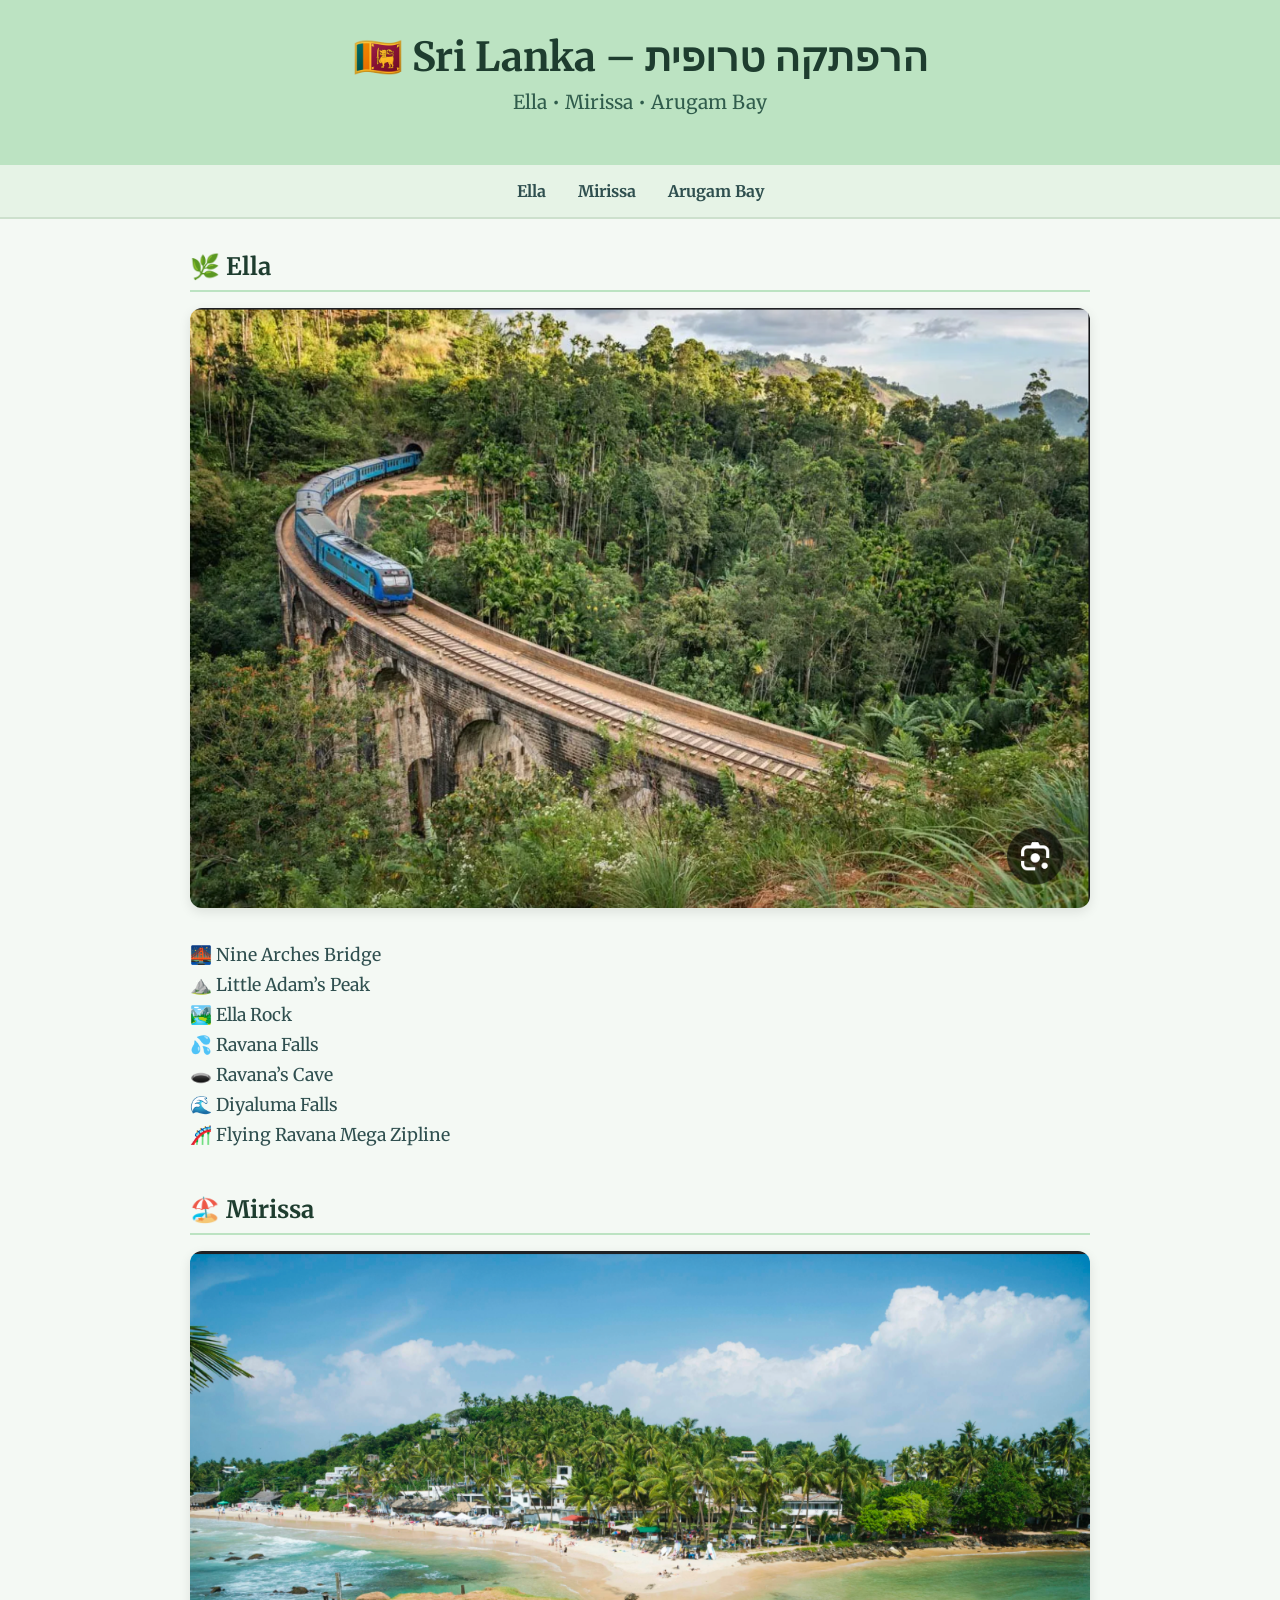
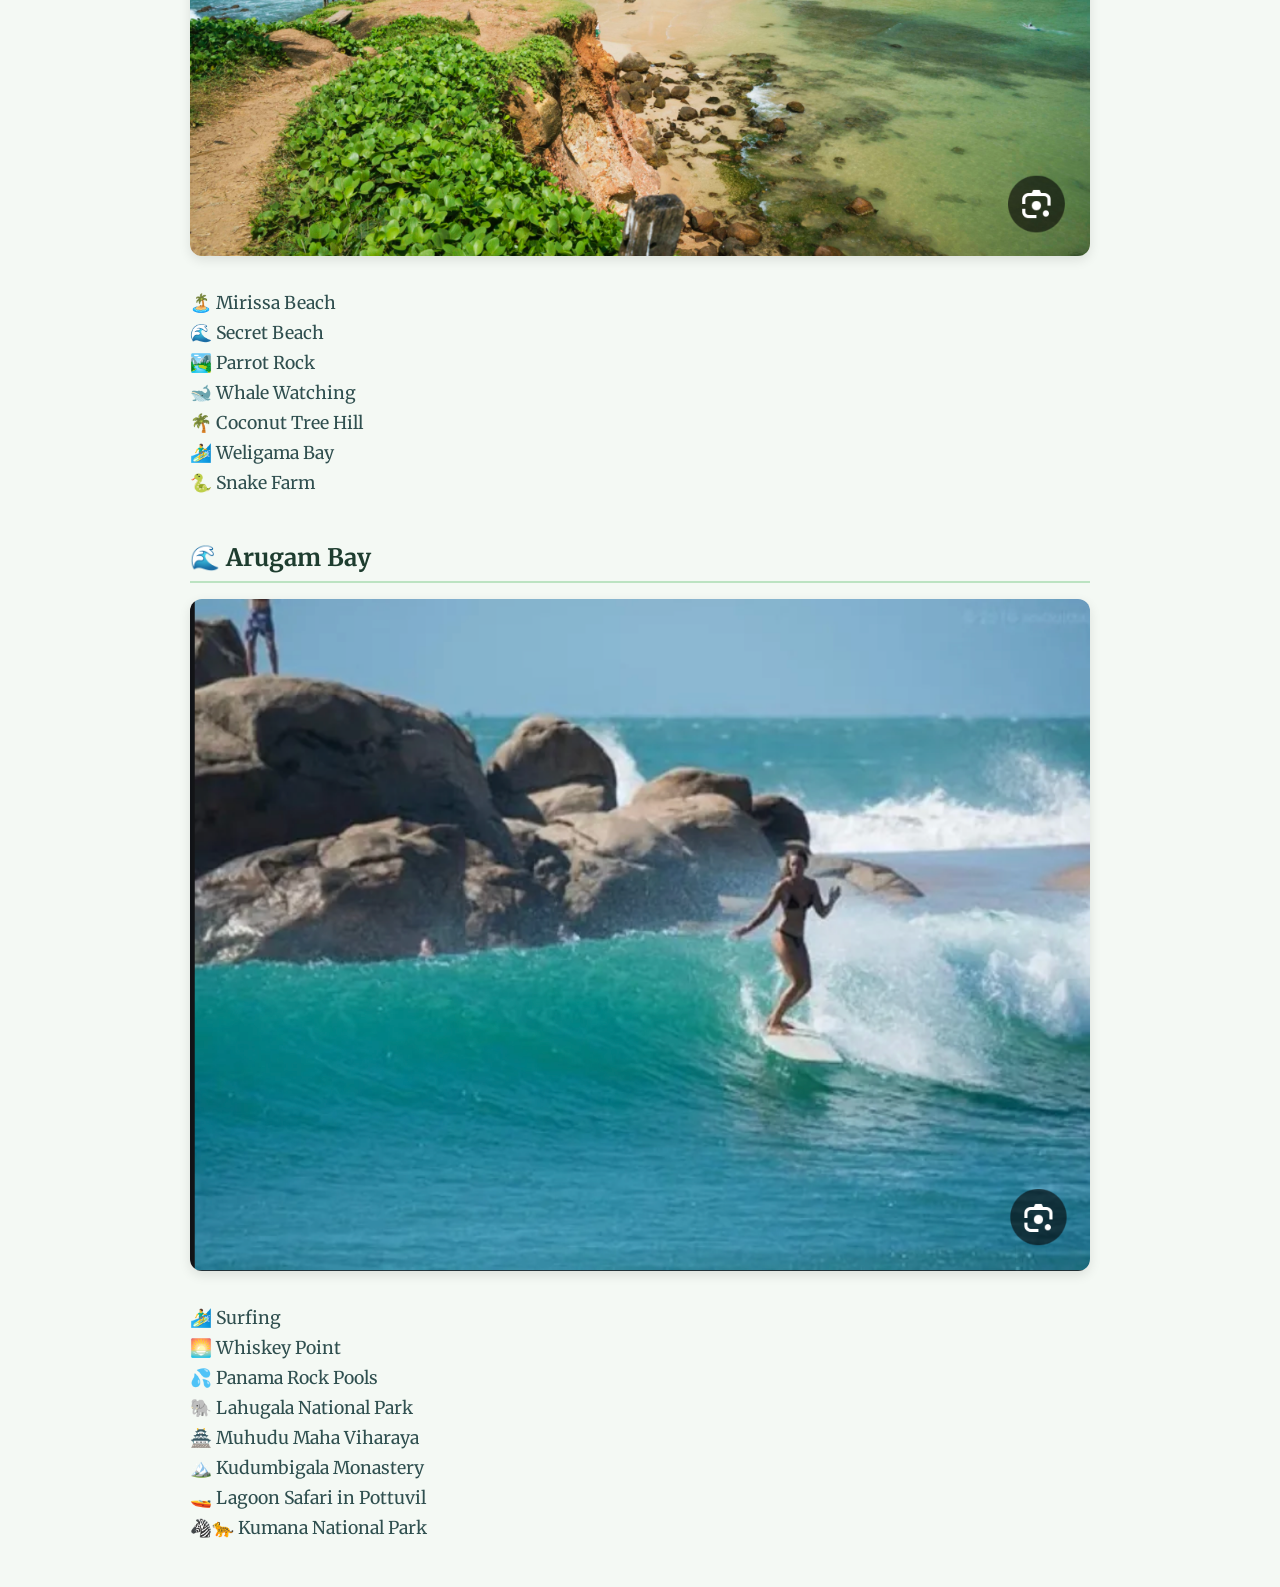
<file: Index.html>
<!DOCTYPE html>
<html lang="en">
<head>
  <meta charset="UTF-8" />
  <meta name="viewport" content="width=device-width, initial-scale=1.0" />
  <title>Big Trip – Sri Lanka</title>
  <link href="https://fonts.googleapis.com/css2?family=Merriweather&display=swap" rel="stylesheet">
  <link rel="stylesheet" href="style.css" />
</head>
<body>
  <header class="hero">
    <h1>🇱🇰 Sri Lanka – הרפתקה טרופית</h1>
    <p>Ella • Mirissa • Arugam Bay</p>
  </header>

  <nav class="navbar">
    <a href="#ella">Ella</a>
    <a href="#mirissa">Mirissa</a>
    <a href="#arugam">Arugam Bay</a>
  </nav>

  <main class="container">
    <section id="ella">
      <h2>🌿 Ella</h2>
      <img src="images/ella1.jpg" alt="Ella View" class="main-img">
      <ul>
        <li>🌉 Nine Arches Bridge</li>
        <li>⛰️ Little Adam’s Peak</li>
        <li>🏞️ Ella Rock</li>
        <li>💦 Ravana Falls</li>
        <li>🕳️ Ravana’s Cave</li>
        <li>🌊 Diyaluma Falls</li>
        <li>🎢 Flying Ravana Mega Zipline</li>
      </ul>
    </section>

    <section id="mirissa">
      <h2>🏖️ Mirissa</h2>
      <img src="images/mirissa1.jpg" alt="Mirissa Beach" class="main-img">
      <ul>
        <li>🏝️ Mirissa Beach</li>
        <li>🌊 Secret Beach</li>
        <li>🏞️ Parrot Rock</li>
        <li>🐋 Whale Watching</li>
        <li>🌴 Coconut Tree Hill</li>
        <li>🏄‍♂️ Weligama Bay</li>
        <li>🐍 Snake Farm</li>
      </ul>
    </section>

    <section id="arugam">
      <h2>🌊 Arugam Bay</h2>
      <img src="images/arugam1.jpg" alt="Arugam Bay" class="main-img">
      <ul>
        <li>🏄‍♂️ Surfing</li>
        <li>🌅 Whiskey Point</li>
        <li>💦 Panama Rock Pools</li>
        <li>🐘 Lahugala National Park</li>
        <li>🏯 Muhudu Maha Viharaya</li>
        <li>🏔️ Kudumbigala Monastery</li>
        <li>🚤 Lagoon Safari in Pottuvil</li>
        <li>🦓🐆 Kumana National Park</li>
      </ul>
    </section>
  </main>
</body>
</html>
</file>
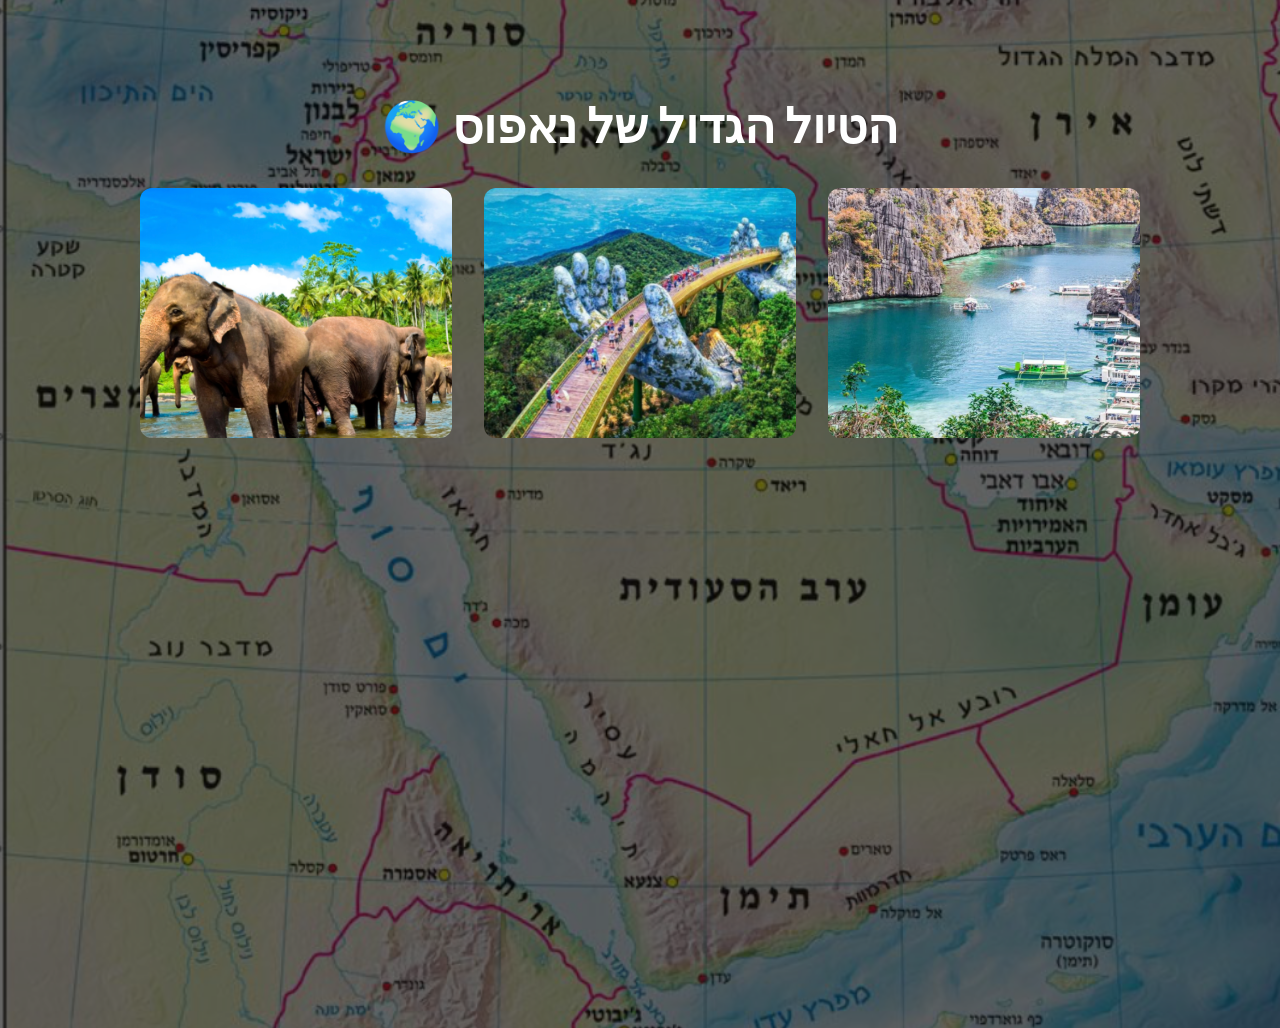
<file: index.html>
<!DOCTYPE html>
<html lang="en">
<head>
  <meta charset="UTF-8" />
  <meta name="viewport" content="width=device-width, initial-scale=1.0" />
  <title>Napos – Big Trip</title>
  <link href="https://fonts.googleapis.com/css2?family=Merriweather&display=swap" rel="stylesheet">
  <link rel="stylesheet" href="style.css" />
  <style>
    body {
      margin: 0;
      font-family: 'Merriweather', serif;
      background: url('images/bg.jpg') center/cover no-repeat fixed;
      color: #fff;
    }

    .overlay {
      background-color: rgba(0, 0, 0, 0.6);
      padding: 4rem 2rem;
      min-height: 100vh;
    }

    h1 {
      text-align: center;
      font-size: 3rem;
      margin-bottom: 2rem;
    }

    .grid {
      display: grid;
      grid-template-columns: repeat(auto-fit, minmax(250px, 1fr));
      gap: 2rem;
      max-width: 1000px;
      margin: 0 auto;
    }

    .destination {
      position: relative;
      border-radius: 12px;
      overflow: hidden;
      cursor: pointer;
      transition: transform 0.3s;
    }

    .destination:hover {
      transform: scale(1.03);
    }

    .destination img {
      width: 100%;
      height: 250px;
      object-fit: cover;
      display: block;
    }

    .destination .label {
      position: absolute;
      top: 0; left: 0;
      width: 100%; height: 100%;
      background-color: rgba(255,255,255,0.5);
      color: #2f4f4f;
      font-size: 1.6rem;
      font-weight: bold;
      display: flex;
      justify-content: center;
      align-items: center;
      opacity: 0;
      transition: opacity 0.3s;
    }

    .destination:hover .label {
      opacity: 1;
    }

    a {
      text-decoration: none;
    }
  </style>
</head>
<body>
  <div class="overlay">
    <h1>🌍 הטיול הגדול של נאפוס</h1>
    <div class="grid">
      <a href="sri-lanka.html">
        <div class="destination">
          <img src="images/ella.jpg" alt="Sri Lanka">
          <div class="label">🇱🇰 סרי לנקה</div>
        </div>
      </a>
      <a href="#">
        <div class="destination">
          <img src="images/vietnam.jpg" alt="Vietnam">
          <div class="label">🇻🇳 ויאטנם</div>
        </div>
      </a>
      <a href="#">
        <div class="destination">
          <img src="images/philippines.jpg" alt="Philippines">
          <div class="label">🇵🇭 פיליפינים</div>
        </div>
      </a>
    </div>
  </div>
</body>
</html>
</file>
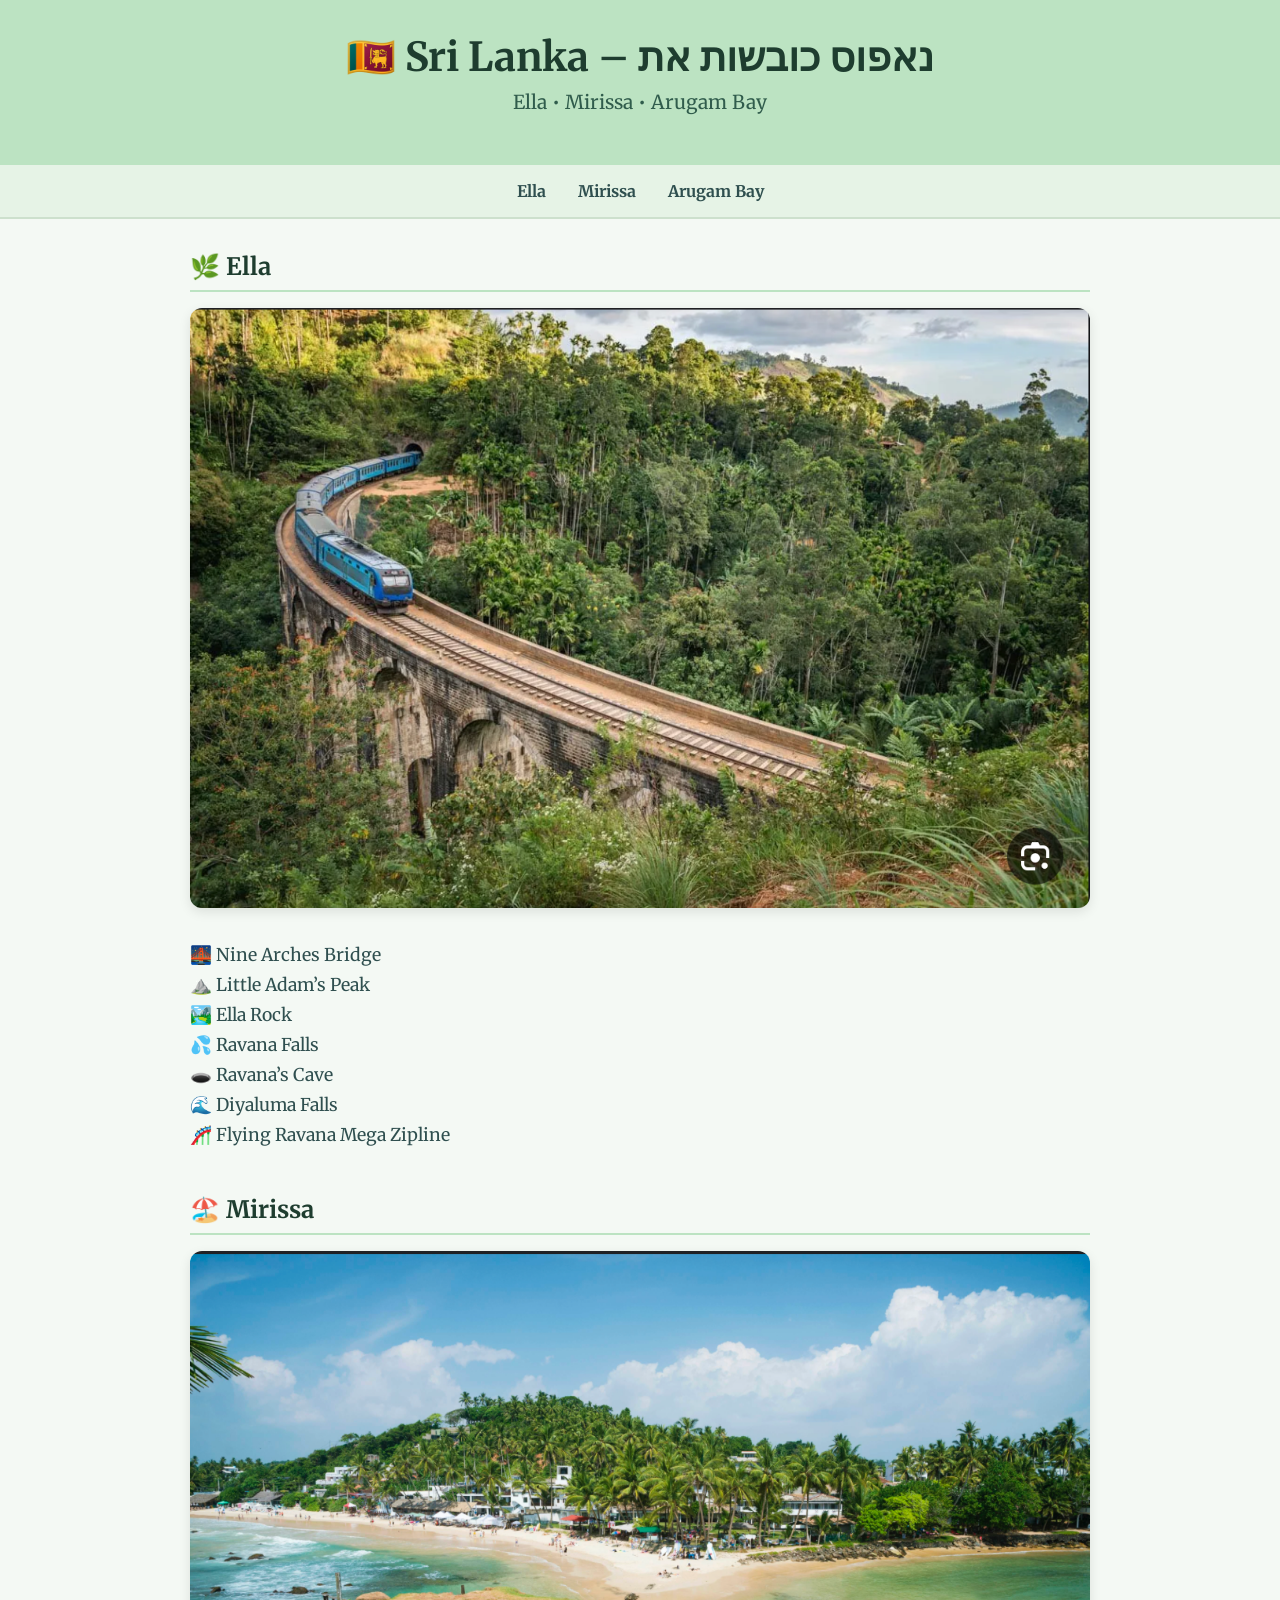
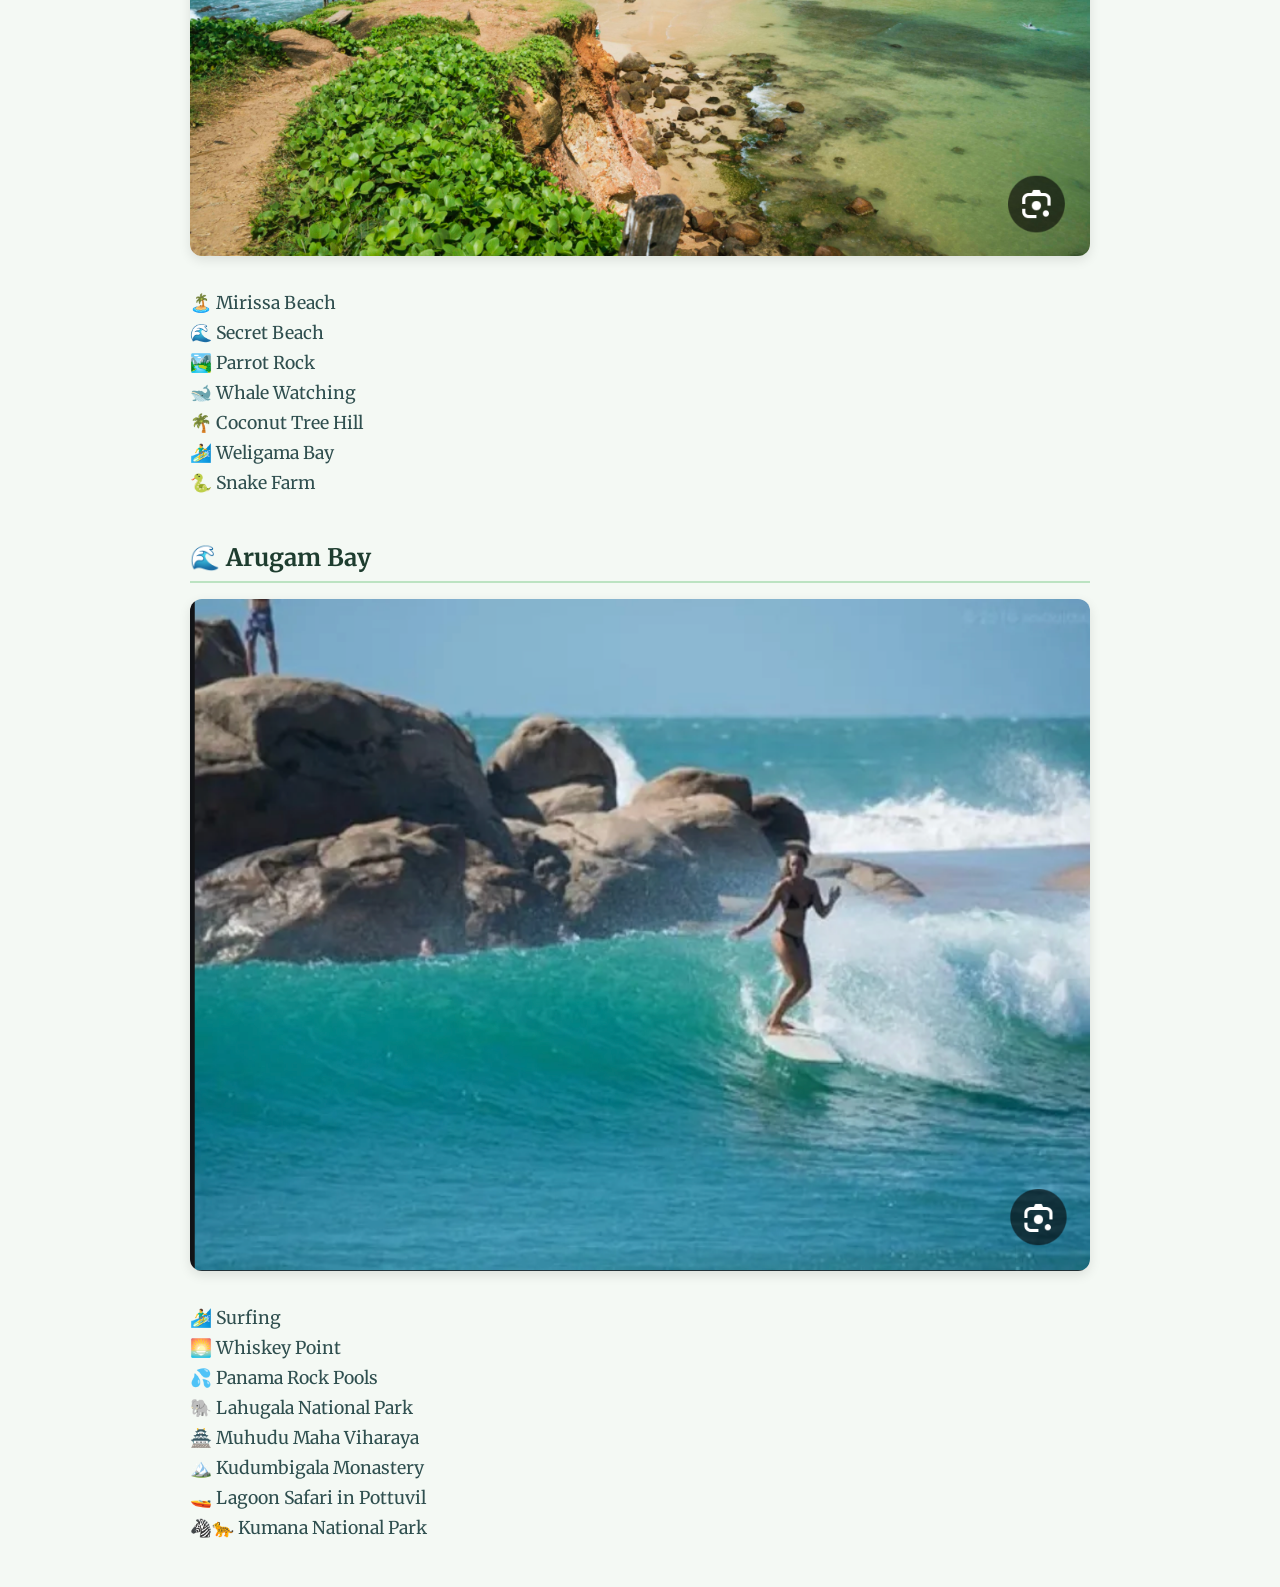
<file: sri-lanka.html>
<!DOCTYPE html>
<html lang="en">
<head>
  <meta charset="UTF-8" />
  <meta name="viewport" content="width=device-width, initial-scale=1.0" />
  <title>Big Trip – Sri Lanka</title>
  <link href="https://fonts.googleapis.com/css2?family=Merriweather&display=swap" rel="stylesheet">
  <link rel="stylesheet" href="style.css" />
</head>
<body>
  <header class="hero">
    <h1>🇱🇰 Sri Lanka – נאפוס כובשות את</h1>
    <p>Ella • Mirissa • Arugam Bay</p>
  </header>

  <nav class="navbar">
    <a href="#ella">Ella</a>
    <a href="#mirissa">Mirissa</a>
    <a href="#arugam">Arugam Bay</a>
  </nav>

  <main class="container">
    <section id="ella">
      <h2>🌿 Ella</h2>
      <img src="images/ella1.jpg" alt="Ella View" class="main-img">
      <ul>
        <li>🌉 Nine Arches Bridge</li>
        <li>⛰️ Little Adam’s Peak</li>
        <li>🏞️ Ella Rock</li>
        <li>💦 Ravana Falls</li>
        <li>🕳️ Ravana’s Cave</li>
        <li>🌊 Diyaluma Falls</li>
        <li>🎢 Flying Ravana Mega Zipline</li>
      </ul>
    </section>

    <section id="mirissa">
      <h2>🏖️ Mirissa</h2>
      <img src="images/mirissa1.jpg" alt="Mirissa Beach" class="main-img">
      <ul>
        <li>🏝️ Mirissa Beach</li>
        <li>🌊 Secret Beach</li>
        <li>🏞️ Parrot Rock</li>
        <li>🐋 Whale Watching</li>
        <li>🌴 Coconut Tree Hill</li>
        <li>🏄‍♂️ Weligama Bay</li>
        <li>🐍 Snake Farm</li>
      </ul>
    </section>

    <section id="arugam">
      <h2>🌊 Arugam Bay</h2>
      <img src="images/arugam1.jpg" alt="Arugam Bay" class="main-img">
      <ul>
        <li>🏄‍♂️ Surfing</li>
        <li>🌅 Whiskey Point</li>
        <li>💦 Panama Rock Pools</li>
        <li>🐘 Lahugala National Park</li>
        <li>🏯 Muhudu Maha Viharaya</li>
        <li>🏔️ Kudumbigala Monastery</li>
        <li>🚤 Lagoon Safari in Pottuvil</li>
        <li>🦓🐆 Kumana National Park</li>
      </ul>
    </section>
  </main>
</body>
</html>
</file>
<file: style.css>
body {
  margin: 0;
  font-family: 'Merriweather', serif;
  background-color: #f4f9f4;
  color: #2f4f4f;
}

.hero {
  background-color: #bce3c2;
  color: #1e3d2f;
  text-align: center;
  padding: 2rem 1rem;
}

.hero h1 {
  margin: 0;
  font-size: 2.5rem;
}

.hero p {
  margin-top: 0.5rem;
  font-size: 1.2rem;
  color: #305c4c;
}

.navbar {
  display: flex;
  justify-content: center;
  gap: 2rem;
  background-color: #e6f3e6;
  padding: 1rem 0;
  border-bottom: 2px solid #cde0cd;
}

.navbar a {
  color: #2f4f4f;
  text-decoration: none;
  font-weight: bold;
  transition: color 0.3s;
}

.navbar a:hover {
  color: #1e3d2f;
}

.container {
  max-width: 900px;
  margin: 2rem auto;
  padding: 0 1rem;
}

section {
  margin-bottom: 3rem;
}

section h2 {
  border-bottom: 2px solid #bce3c2;
  padding-bottom: 0.5rem;
  margin-bottom: 1rem;
  color: #1e3d2f;
}

ul {
  list-style: none;
  padding: 0;
}

ul li {
  margin-bottom: 0.5rem;
  font-size: 1.1rem;
}

.main-img {
  width: 100%;
  height: auto;
  border-radius: 12px;
  margin-bottom: 1rem;
  box-shadow: 0 4px 12px rgba(0, 0, 0, 0.1);
}
</file>
